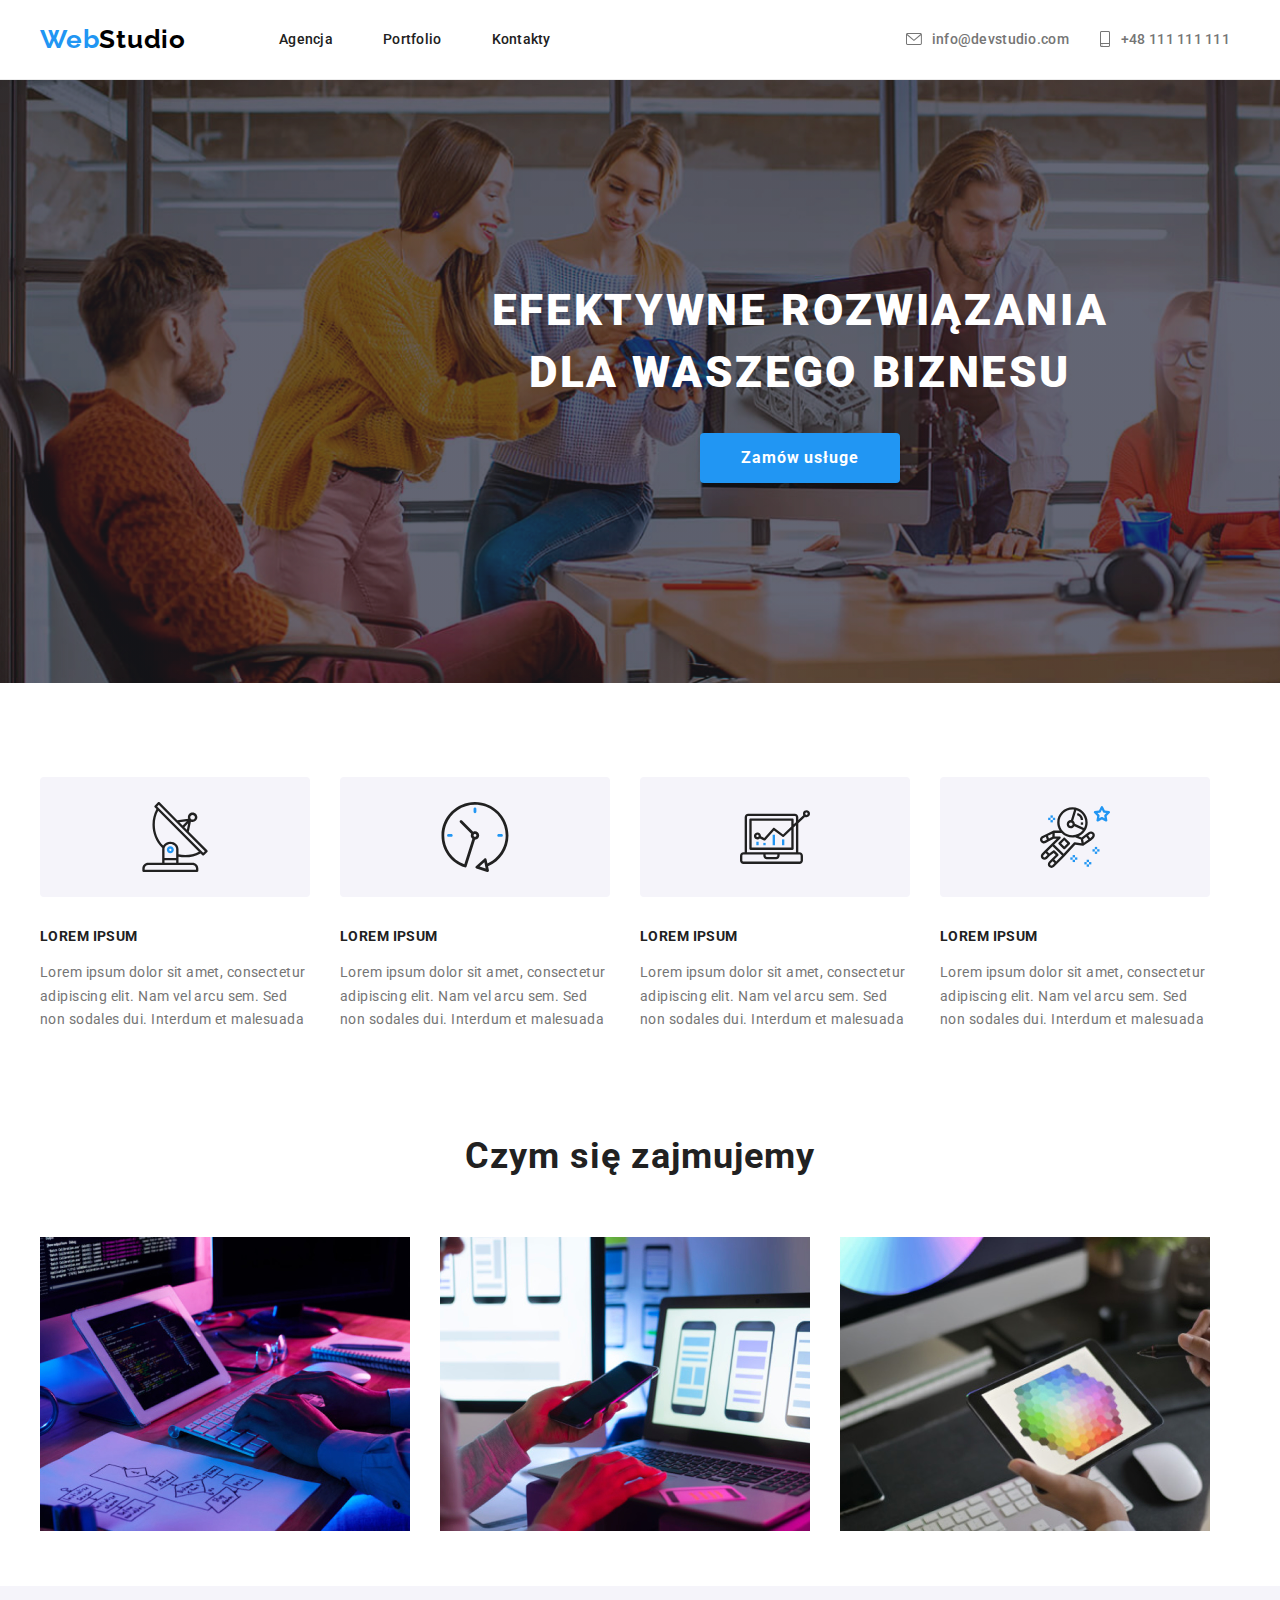
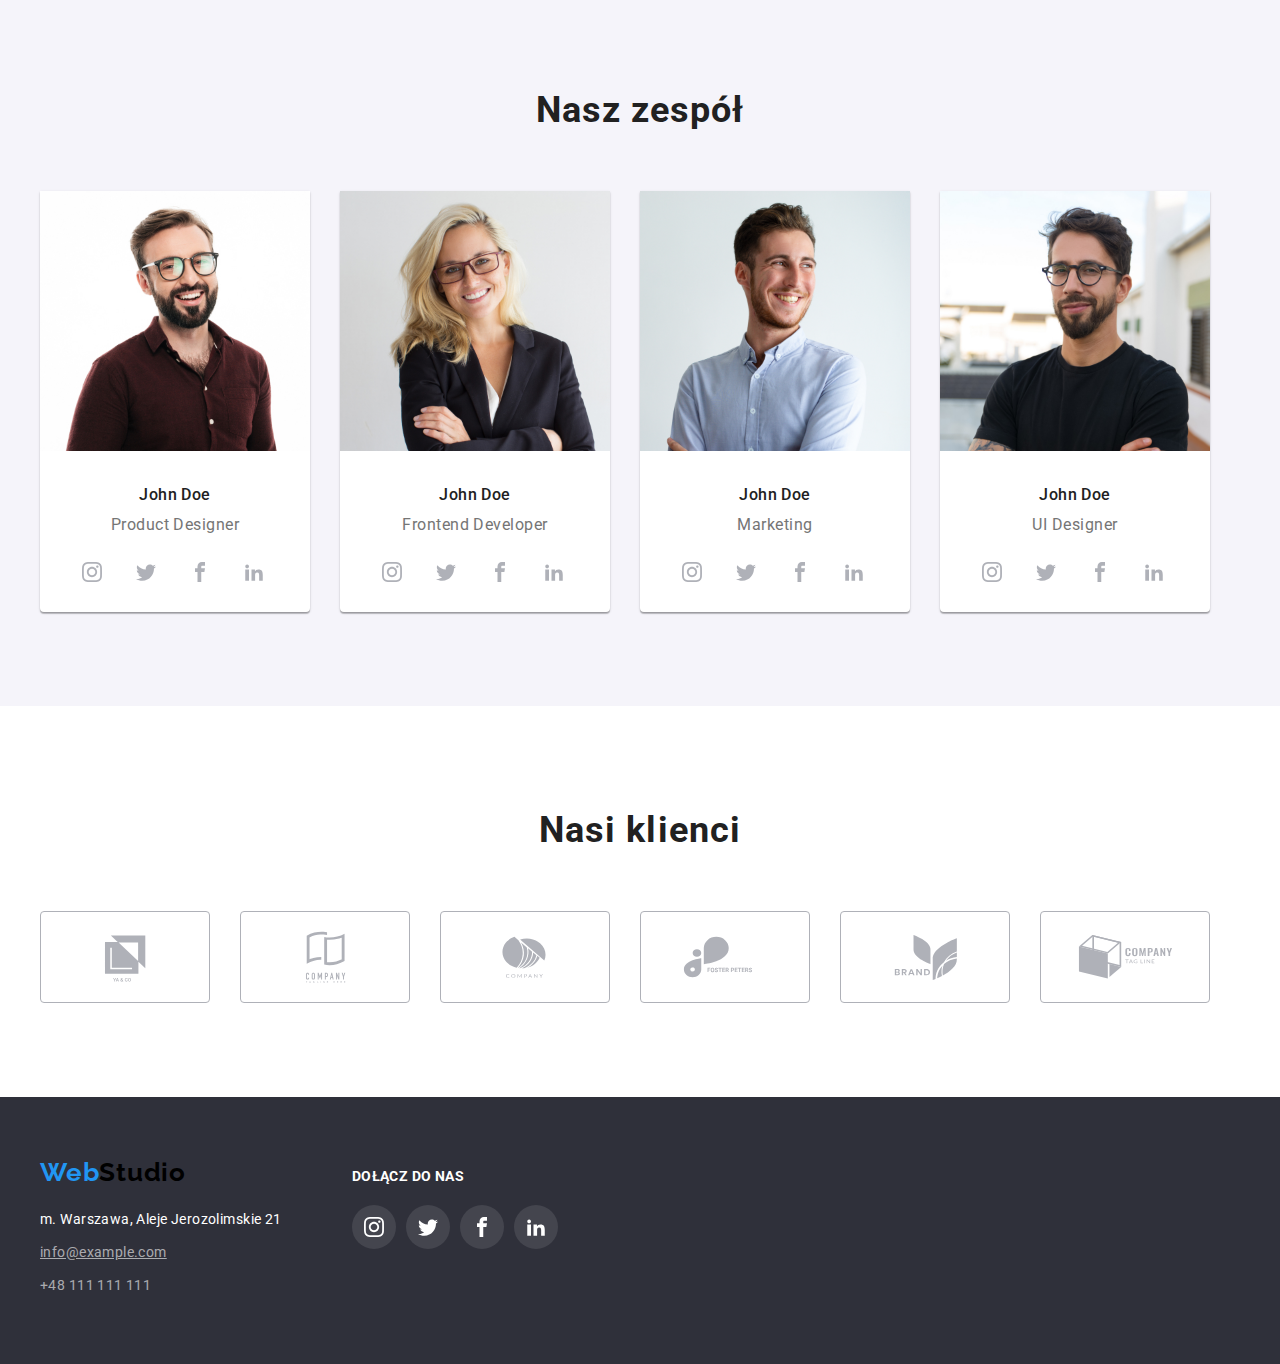
<file: index.html>
<!DOCTYPE html>
<html lang="pl">
	<head>
		<meta charset="UTF-8" />
		<meta http-equiv="X-UA-Compatible" content="IE=edge" />
		<meta name="viewport" content="width=device-width, initial-scale=1.0" />
		<title>Document</title>
		<link
			rel="stylesheet"
			href="https://cdnjs.cloudflare.com/ajax/libs/modern-normalize/1.1.0/modern-normalize.css"
		/>
		<link rel="stylesheet" href="css/styles.css" />
		<link
			rel="stylesheet"
			href="https://fonts.googleapis.com/css2?family=Raleway:wght@700&family=Roboto:wght@400;500;700;900&display=swap"
		/>
	</head>
	<body>
		<header class="border">
			<div class="container">
				<section class="webstudio-placement">
					<div class="flex-header">
						<a class="webstudio-font link-highlight" href="index.html">
							<span class="web-part-font">Web</span>Studio</a
						>
						<nav class="nav-header">
							<a class="menu-links-black link-highlight" href="Agencja"
								>Agencja</a
							>
							<a
								class="menu-links-black link-highlight portfolio"
								href="portfolio.html"
								>Portfolio</a
							>
							<a class="menu-links-black link-highlight" href="Kontakt"
								>Kontakty</a
							>
						</nav>
						<a
							class="contacts-header link-highlight mail mail-flex"
							href="mailto:info@devstudio.com"
						>
							<svg class="mail-icon" width="16" height="12">
								<use href="./images/icons.svg#icon-envelope"></use>
							</svg>
							info@devstudio.com</a
						>
						<a
							class="contacts-header link-highlight smartphone-flex pointer flex-header"
							href="tel:+48111111111"
						>
							<svg class="smartphone-icon" width="10" height="16">
								<use href="./images/icons.svg#icon-smartphone"></use>
							</svg>
							+48 111 111 111</a
						>
					</div>
				</section>
			</div>
		</header>

		<main>
			<div>
				<section class="background-index-button">
					<div class="background-photo">
						<div class="container">
							<h1 class="title-index">
								EFEKTYWNE ROZWIĄZANIA<br />DLA WASZEGO BIZNESU
							</h1>
							<div class="button-center">
								<button class="index-button">Zamów usługe</button>
							</div>
						</div>
					</div>
				</section>

				<section class="background-main-portfolio">
					<div class="flex-lorem-icons">
						<div class="gallery-lorem">
							<svg class="icon" width="70" height="70">
								<use href="./images/icons.svg#icon-antenna"></use>
							</svg>
						</div>
						<div class="gallery-lorem">
							<svg class="icon" width="70" height="70">
								<use href="./images/icons.svg#icon-clock"></use>
							</svg>
						</div>
						<div class="gallery-lorem">
							<svg class="icon" width="70" height="70">
								<use href="./images/icons.svg#icon-diagram"></use>
							</svg>
						</div>
						<div class="gallery-lorem">
							<svg class="icon" width="70" height="70">
								<use href="./images/icons.svg#icon-astronaut"></use>
							</svg>
						</div>
					</div>

					<div class="container">
						<ul class="flex-container flex-lorem no-margins-paddings">
							<li class="lorem-list">
								<h3 class="lorem-ipsum">LOREM IPSUM</h3>
								<p class="text-lorem-ipsum">
									Lorem ipsum dolor sit amet, consectetur adipiscing elit. Nam
									vel arcu sem. Sed non sodales dui. Interdum et malesuada
								</p>
							</li>
							<li class="lorem-list">
								<h3 class="lorem-ipsum">LOREM IPSUM</h3>
								<p class="text-lorem-ipsum">
									Lorem ipsum dolor sit amet, consectetur adipiscing elit. Nam
									vel arcu sem. Sed non sodales dui. Interdum et malesuada
								</p>
							</li>
							<li class="lorem-list">
								<h3 class="lorem-ipsum">LOREM IPSUM</h3>
								<p class="text-lorem-ipsum">
									Lorem ipsum dolor sit amet, consectetur adipiscing elit. Nam
									vel arcu sem. Sed non sodales dui. Interdum et malesuada
								</p>
							</li>
							<li class="lorem-list">
								<h3 class="lorem-ipsum">LOREM IPSUM</h3>
								<p class="text-lorem-ipsum">
									Lorem ipsum dolor sit amet, consectetur adipiscing elit. Nam
									vel arcu sem. Sed non sodales dui. Interdum et malesuada
								</p>
							</li>
						</ul>
					</div>
				</section>

				<section class="background-main-portfolio">
					<div class="container">
						<h2>Czym się zajmujemy</h2>
						<ul class="flex-container flex-work no-margins">
							<li>
								<img
									src="images/pic1.jpg"
									width="370"
									height="294"
									alt="IT picture"
								/>
							</li>
							<li>
								<img
									src="images/pic2.jpg"
									width="370"
									height="294"
									alt="IT picture"
								/>
							</li>
							<li>
								<img
									src="images/pic3.jpg"
									width="370"
									height="294"
									alt="IT picture"
								/>
							</li>
						</ul>
					</div>
				</section>

				<section class="background-team">
					<div class="container">
						<h2 class="text-team">Nasz zespół</h2>
						<ul class="flex-container flex-team no-margins">
							<li class="background-team-names person-photo-box">
								<img
									src="images/photo1.jpg"
									width="270"
									height="260"
									alt="John Doe Product Designer"
								/><br />
								<p class="name-person">John Doe</p>
								<p class="name-job">Product Designer</p>
								<ul class="social-media">
									<li class="media-icons">
										<svg width="20" height="20">
											<use href="./images/icons.svg#icon-instagram"></use>
										</svg>
									</li>
									<li class="media-icons">
										<svg width="20" height="20">
											<use href="./images/icons.svg#icon-twitter"></use>
										</svg>
									</li>
									<li class="media-icons">
										<svg width="20" height="20">
											<use href="./images/icons.svg#icon-facebook"></use>
										</svg>
									</li>
									<li class="media-icons">
										<svg width="20" height="20">
											<use href="./images/icons.svg#icon-linkedin"></use>
										</svg>
									</li>
								</ul>
							</li>
							<li class="background-team-names person-photo-box">
								<img
									src="images/photo2.jpg"
									width="270"
									height="260"
									alt="John Doe Frontend Developer"
								/><br />
								<p class="name-person">John Doe</p>
								<p class="name-job">Frontend Developer</p>
								<ul class="social-media">
									<li class="media-icons">
										<svg width="20" height="20">
											<use href="./images/icons.svg#icon-instagram"></use>
										</svg>
									</li>
									<li class="media-icons">
										<svg width="20" height="20">
											<use href="./images/icons.svg#icon-twitter"></use>
										</svg>
									</li>
									<li class="media-icons">
										<svg width="20" height="20">
											<use href="./images/icons.svg#icon-facebook"></use>
										</svg>
									</li>
									<li class="media-icons">
										<svg width="20" height="20">
											<use href="./images/icons.svg#icon-linkedin"></use>
										</svg>
									</li>
								</ul>
							</li>
							<li class="background-team-names person-photo-box">
								<img
									src="images/photo3.jpg"
									width="270"
									height="260"
									alt="John Doe Marketing"
								/><br />
								<p class="name-person">John Doe</p>
								<p class="name-job">Marketing</p>
								<ul class="social-media">
									<li class="media-icons">
										<svg width="20" height="20">
											<use href="./images/icons.svg#icon-instagram"></use>
										</svg>
									</li>
									<li class="media-icons">
										<svg width="20" height="20">
											<use href="./images/icons.svg#icon-twitter"></use>
										</svg>
									</li>
									<li class="media-icons">
										<svg width="20" height="20">
											<use href="./images/icons.svg#icon-facebook"></use>
										</svg>
									</li>
									<li class="media-icons">
										<svg width="20" height="20">
											<use href="./images/icons.svg#icon-linkedin"></use>
										</svg>
									</li>
								</ul>
							</li>
							<li class="background-team-names person-photo-box">
								<img
									src="images/photo4.jpg"
									width="270"
									height="260"
									alt="John Doe UI Designer"
								/><br />
								<p class="name-person">John Doe</p>
								<p class="name-job">UI Designer</p>
								<ul class="social-media">
									<li class="media-icons">
										<svg width="20" height="20">
											<use href="./images/icons.svg#icon-instagram"></use>
										</svg>
									</li>
									<li class="media-icons">
										<svg width="20" height="20">
											<use href="./images/icons.svg#icon-twitter"></use>
										</svg>
									</li>
									<li class="media-icons">
										<svg width="20" height="20">
											<use href="./images/icons.svg#icon-facebook"></use>
										</svg>
									</li>
									<li class="media-icons">
										<svg width="20" height="20">
											<use href="./images/icons.svg#icon-linkedin"></use>
										</svg>
									</li>
								</ul>
							</li>
						</ul>
					</div>
				</section>

				<section>
					<div>
						<h2 class="text-team">Nasi klienci</h2>
						<div class="flex-companies">
							<a class="gallery-companies pointer link-highlight">
								<svg class="company" width="106" height="60">
									<use href="./images/icons.svg#icon-logo1"></use>
								</svg>
							</a>
							<a class="gallery-companies pointer link-highlight">
								<svg class="company" width="106" height="60">
									<use href="./images/icons.svg#icon-logo2"></use>
								</svg>
							</a>
							<a class="gallery-companies pointer link-highlight">
								<svg class="company" width="106" height="60">
									<use href="./images/icons.svg#icon-logo3"></use>
								</svg>
							</a>
							<a class="gallery-companies pointer link-highlight">
								<svg class="company" width="106" height="60">
									<use href="./images/icons.svg#icon-logo4"></use>
								</svg>
							</a>
							<a class="gallery-companies pointer link-highlight">
								<svg class="company" width="106" height="60">
									<use href="./images/icons.svg#icon-logo5"></use>
								</svg>
							</a>
							<a class="gallery-companies pointer link-highlight">
								<svg class="company" width="106" height="60">
									<use href="./images/icons.svg#icon-logo6"></use>
								</svg>
							</a>
						</div>
					</div>
				</section>
			</div>
		</main>

		<footer class="footer-background">
			<div class="container">
				<section class="flex-footer">
					<div>
						<ul class="flex-footer-webstudio style">
							<li>
								<a class="link-highlight webstudio-footer" href="index.html">
									<span class="web-part-font">Web</span>Studio</a
								>
							</li>
						</ul>

						<ul class="style no-margins-paddings">
							<li class="flex-footer-contacts address-footer">
								m. Warszawa, Aleje Jerozolimskie 21
							</li>
							<address>
								<li>
									<a
										class="flex-footer-contacts mail-footer link-highlight"
										href="mailto:info@devstudio.com"
										>info@example.com</a
									>
								</li>
								<li class="padding-footer">
									<a
										class="flex-footer-contacts phone-footer link-highlight"
										href="tel:+48111111111"
										>+48 111 111 111</a
									>
								</li>
							</address>
						</ul>
					</div>

					<div>
						<div>
							<p class="join-to-us">DOŁĄCZ DO NAS</p>
						</div>
						<div>
							<ul class="social-media-footer">
								<li class="media-icons-footer">
									<svg width="20" height="20">
										<use href="./images/icons.svg#icon-instagram"></use>
									</svg>
								</li>
								<li class="media-icons-footer">
									<svg width="20" height="20">
										<use href="./images/icons.svg#icon-twitter"></use>
									</svg>
								</li>
								<li class="media-icons-footer">
									<svg width="20" height="20">
										<use href="./images/icons.svg#icon-facebook"></use>
									</svg>
								</li>
								<li class="media-icons-footer">
									<svg width="20" height="20">
										<use href="./images/icons.svg#icon-linkedin"></use>
									</svg>
								</li>
							</ul>
						</div>
					</div>
				</section>
			</div>
		</footer>
	</body>
</html>
</file>
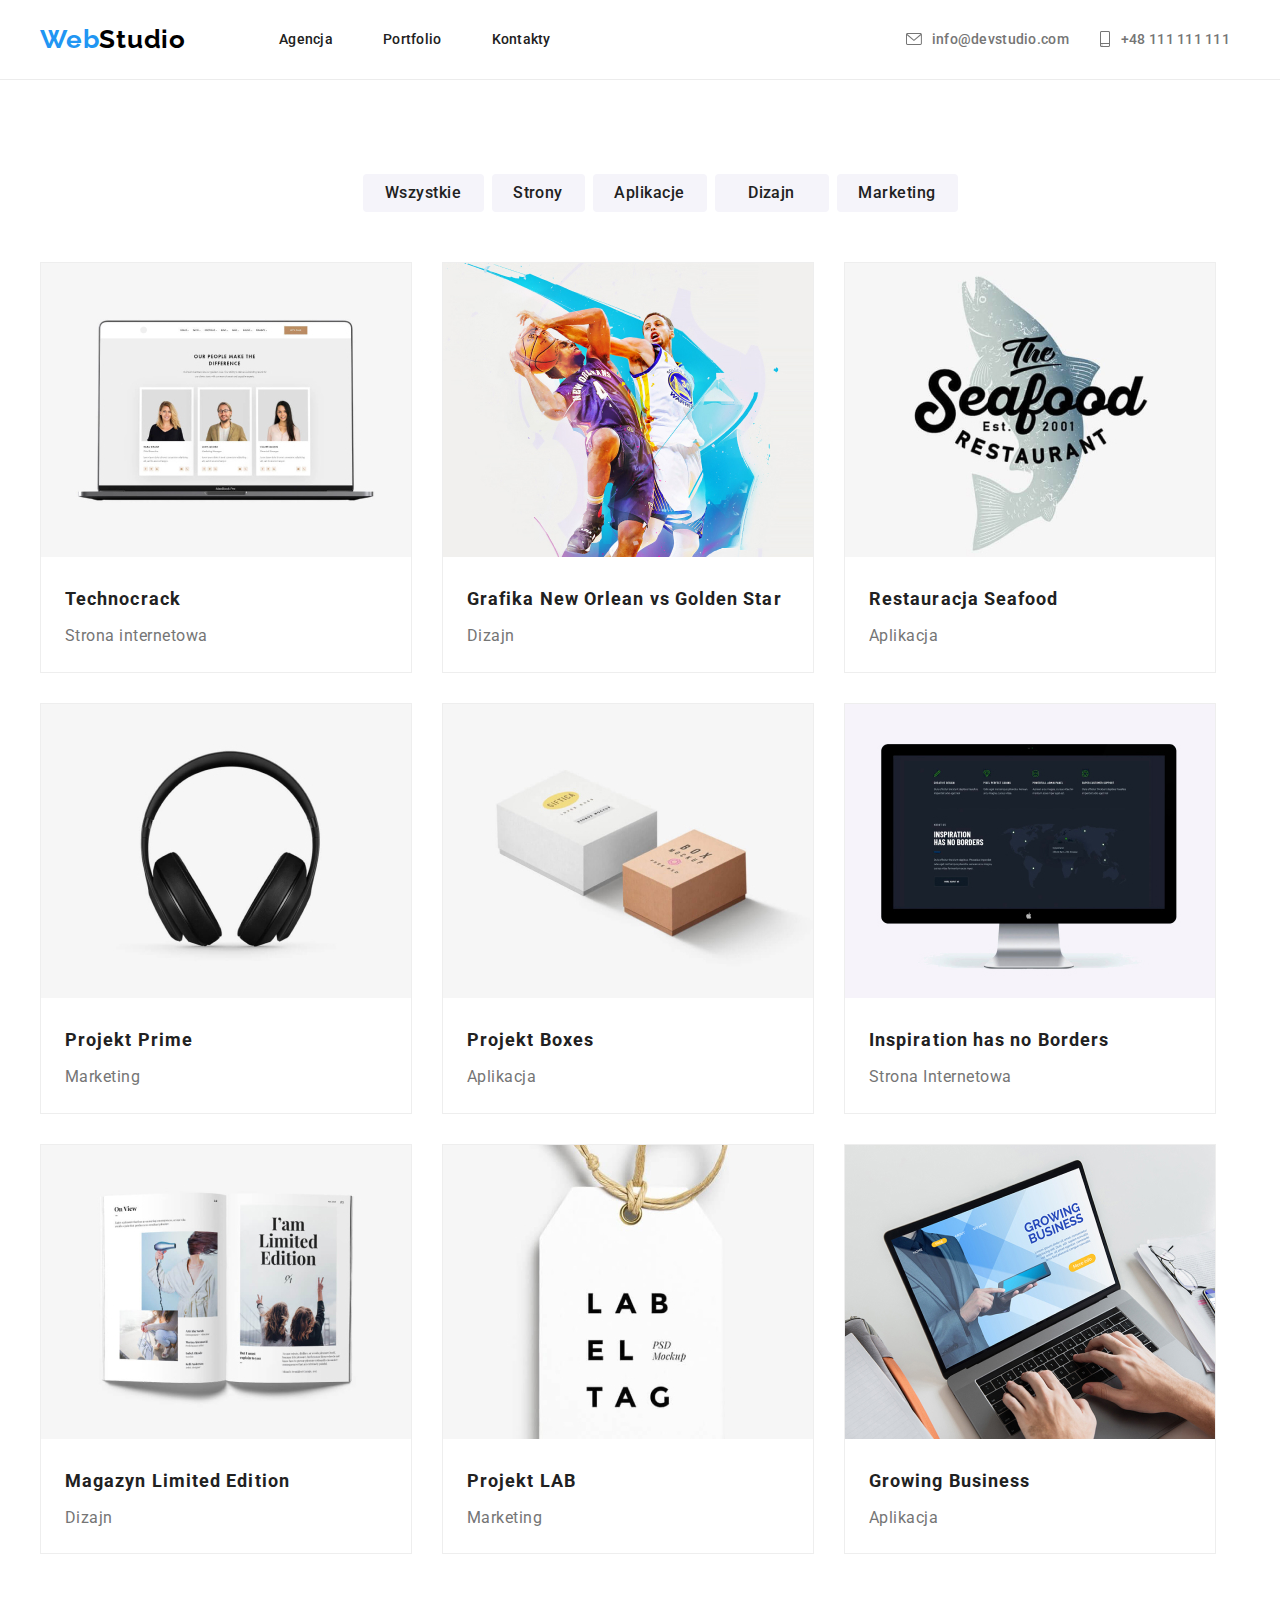
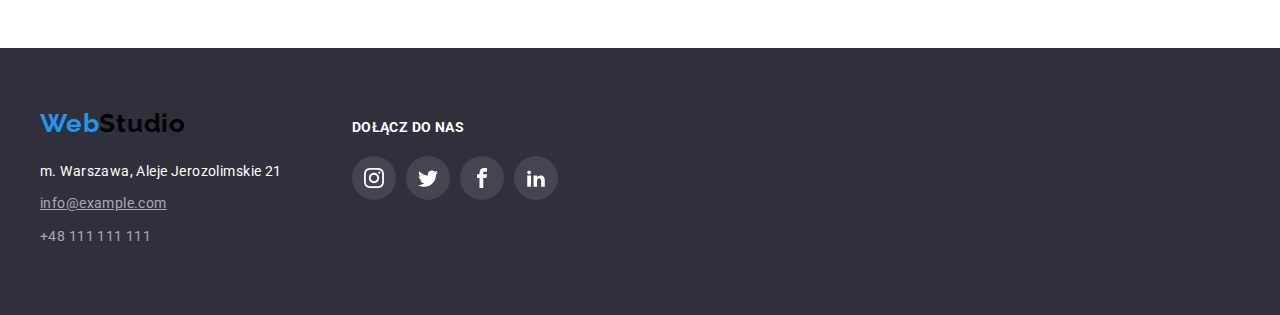
<file: portfolio.html>
<!DOCTYPE html>
<html lang="pl">
	<head>
		<meta charset="UTF-8" />
		<meta http-equiv="X-UA-Compatible" content="IE=edge" />
		<meta name="viewport" content="width=device-width, initial-scale=1.0" />
		<title>Document</title>
		<link
			rel="stylesheet"
			href="https://cdnjs.cloudflare.com/ajax/libs/modern-normalize/1.1.0/modern-normalize.css"
		/>
		<link rel="stylesheet" href="css/styles.css" />
		<link
			rel="stylesheet"
			href="https://fonts.googleapis.com/css2?family=Raleway:wght@700&family=Roboto:wght@400;500;700;900&display=swap"
		/>
	</head>
	<body>
		<header class="border">
			<div class="container">
				<section class="webstudio-placement">
					<div class="flex-header">
						<a class="webstudio-font link-highlight" href="index.html">
							<span class="web-part-font">Web</span>Studio</a
						>
						<nav class="nav-header">
							<a class="menu-links-black link-highlight" href="Agencja"
								>Agencja</a
							>
							<a
								class="menu-links-black link-highlight portfolio"
								href="portfolio.html"
								>Portfolio</a
							>
							<a class="menu-links-black link-highlight" href="Kontakt"
								>Kontakty</a
							>
						</nav>
						<a
							class="contacts-header link-highlight mail mail-flex"
							href="mailto:info@devstudio.com"
						>
							<svg class="mail-icon" width="16" height="12">
								<use href="./images/icons.svg#icon-envelope"></use>
							</svg>
							info@devstudio.com</a
						>
						<a
							class="contacts-header link-highlight smartphone-flex pointer flex-header"
							href="tel:+48111111111"
						>
							<svg class="smartphone-icon" width="10" height="16">
								<use href="./images/icons.svg#icon-smartphone"></use>
							</svg>
							+48 111 111 111</a
						>
					</div>
				</section>
			</div>
		</header>

		<main class="background-main-portfolio">
			<div>
				<div class="container buttons-portfolio-center">
					<ul class="button-space buttons-portfolio style no-margins">
						<li>
							<button class="link-button button-portfolio button-all">
								Wszystkie
							</button>
						</li>
						<li>
							<button class="link-button button-portfolio button-pages">
								Strony
							</button>
						</li>
						<li>
							<button class="link-button button-portfolio button-apps">
								Aplikacje
							</button>
						</li>
						<li>
							<button class="link-button button-portfolio button-design">
								Dizajn
							</button>
						</li>
						<li>
							<button class="link-button button-portfolio button-marketing">
								Marketing
							</button>
						</li>
					</ul>

					<div>
						<ul class="flex-container flex-three">
							<li
								class="item-portfolio box-portfolio portfolio-box-right pointer"
							>
								<img
									src="images/technocrack.jpg"
									width="370"
									height="294"
									alt="Technocrack Strona internetowa"
								/><br />
								<p class="pic-title">Technocrack</p>
								<p class="pic-subtitle">Strona internetowa</p>
							</li>
							<li
								class="item-portfolio box-portfolio portfolio-box-center pointer"
							>
								<img
									src="images/grafikanogs.jpg"
									width="370"
									height="294"
									alt="Grafika New Orlean vs Golden Star Dizajn"
								/><br />
								<p class="pic-title">Grafika New Orlean vs Golden Star</p>
								<p class="pic-subtitle">Dizajn</p>
							</li>
							<li
								class="item-portfolio box-portfolio portfolio-box-left pointer"
							>
								<img
									src="images/seafood.jpg"
									width="370"
									height="294"
									alt="Restauracja Seafood Aplikacja"
								/><br />
								<p class="pic-title">Restauracja Seafood</p>
								<p class="pic-subtitle">Aplikacja</p>
							</li>
							<li
								class="item-portfolio box-portfolio portfolio-box-right pointer"
							>
								<img
									src="images/prime.jpg"
									width="370"
									height="294"
									alt="Projekt Prime Marketing"
								/><br />
								<p class="pic-title">Projekt Prime</p>
								<p class="pic-subtitle">Marketing</p>
							</li>
							<li
								class="item-portfolio box-portfolio portfolio-box-center pointer"
							>
								<img
									src="images/boxes.jpg"
									width="370"
									height="294"
									alt="Projekt Boxes Aplikacja"
								/><br />
								<p class="pic-title">Projekt Boxes</p>
								<p class="pic-subtitle">Aplikacja</p>
							</li>
							<li
								class="item-portfolio box-portfolio portfolio-box-left pointer"
							>
								<img
									src="images/inspiration.jpg"
									width="370"
									height="294"
									alt="Inspiration has no Borders Strona Internetowa"
								/><br />
								<p class="pic-title">Inspiration has no Borders</p>
								<p class="pic-subtitle">Strona Internetowa</p>
							</li>
							<li
								class="item-portfolio box-portfolio portfolio-box-right-no-30 pointer"
							>
								<img
									src="images/magazyn.jpg"
									width="370"
									height="294"
									alt="Magazyn Limited Edition Dizajn"
								/><br />
								<p class="pic-title">Magazyn Limited Edition</p>
								<p class="pic-subtitle">Dizajn</p>
							</li>
							<li
								class="item-portfolio box-portfolio portfolio-box-center-no-30 pointer"
							>
								<img
									src="images/lab.jpg"
									width="370"
									height="294"
									alt="Projekt LAB Marketing"
								/><br />
								<p class="pic-title">Projekt LAB</p>
								<p class="pic-subtitle">Marketing</p>
							</li>
							<li
								class="item-portfolio box-portfolio portfolio-box-left-no-30 pointer"
							>
								<img
									src="images/business.jpg"
									width="370"
									height="294"
									alt="Growing Business Aplikacja"
								/><br />
								<p class="pic-title">Growing Business</p>
								<p class="pic-subtitle">Aplikacja</p>
							</li>
						</ul>
					</div>
				</div>
			</div>
		</main>

		<footer class="footer-background">
			<div class="container">
				<section class="flex-footer">
					<div>
						<ul class="flex-footer-webstudio style">
							<li>
								<a class="link-highlight webstudio-footer" href="index.html">
									<span class="web-part-font">Web</span>Studio</a
								>
							</li>
						</ul>

						<ul class="style no-margins-paddings">
							<li class="flex-footer-contacts address-footer">
								m. Warszawa, Aleje Jerozolimskie 21
							</li>
							<address>
								<li>
									<a
										class="flex-footer-contacts mail-footer link-highlight"
										href="mailto:info@devstudio.com"
										>info@example.com</a
									>
								</li>
								<li class="padding-footer">
									<a
										class="flex-footer-contacts phone-footer link-highlight"
										href="tel:+48111111111"
										>+48 111 111 111</a
									>
								</li>
							</address>
						</ul>
					</div>

					<div>
						<div>
							<p class="join-to-us">DOŁĄCZ DO NAS</p>
						</div>
						<div>
							<ul class="social-media-footer">
								<li class="media-icons-footer">
									<svg width="20" height="20">
										<use href="./images/icons.svg#icon-instagram"></use>
									</svg>
								</li>
								<li class="media-icons-footer">
									<svg width="20" height="20">
										<use href="./images/icons.svg#icon-twitter"></use>
									</svg>
								</li>
								<li class="media-icons-footer">
									<svg width="20" height="20">
										<use href="./images/icons.svg#icon-facebook"></use>
									</svg>
								</li>
								<li class="media-icons-footer">
									<svg width="20" height="20">
										<use href="./images/icons.svg#icon-linkedin"></use>
									</svg>
								</li>
							</ul>
						</div>
					</div>
				</section>
			</div>
		</footer>
	</body>
</html>
</file>
<file: css/styles.css>
header {
	background-color: var(--address-footer-link-button-focus);
	height: 80px;
}

.border {
	border-bottom: 1px solid #ececec;
}
.background-main-portfolio {
	background-color: var(--address-footer-link-button-focus);
}

footer {
	height: fit-content;
}

.footer-background {
	background-color: var(--background-footer);
}

button {
	background-color: var(--background-header-main-button);
	cursor: pointer;
}

body {
	font-family: "Roboto", "Raleway", sans-serif;
	font-weight: 400;
	color: var(--text-font);
}

.background-index-button {
	background-color: var(--background-footer);
}

.background-photo {
	width: 1600px;
	margin: auto;
	background-size: cover;

	background-image: linear-gradient(
			rgba(47, 48, 58, 0.4),
			rgba(47, 48, 58, 0.4)
		),
		url("../images/indexbackground.jpg");
}

.background-team {
	background: var(--background-page);
}

.background-team-names {
	background-color: var(--address-footer-link-button-focus);
}

.webstudio-font {
	font-family: "Raleway", sans-serif;
	font-weight: 700;
	font-size: 26px;
	line-height: 1.2em;
	letter-spacing: 0.03em;
	color: #000000;
	text-decoration: none;
}

.web-part-font {
	color: var(--menu-links-link-button-hover);
}

.menu-links-blue {
	font-weight: 500;
	font-size: 14px;
	line-height: 1.1em;
	letter-spacing: 0.02em;
	color: var(--menu-links-link-button-hover);
	text-decoration: none;
}

.menu-links-black {
	font-weight: 500;
	font-size: 14px;
	line-height: 1.1em;
	letter-spacing: 0.02em;
	color: var(--text-font);
	text-decoration: none;
}

.contacts-header {
	font-weight: 500;
	font-size: 14px;
	line-height: 1.1em;
	letter-spacing: 0.02em;
	color: var(--subtitles-contacts);
	text-decoration: none;
}

.pic-title {
	font-weight: 700;
	font-size: 18px;
	line-height: 2em;
	letter-spacing: 0.06em;
	color: #212121;
	padding-top: 20px;
	padding-bottom: 4px;
	padding-left: 24px;
	margin-top: 0;
	margin-bottom: 0;
	text-align: left;
}

.pic-subtitle {
	font-size: 16px;
	line-height: 1.9em;
	letter-spacing: 0.03em;
	color: var(--subtitles-contacts);
	padding-bottom: 20px;
	padding-left: 24px;
	margin-top: 0;
	margin-bottom: 0;
	text-align: left;
}

.address-footer {
	font-size: 14px;
	line-height: 1.7em;
	letter-spacing: 0.03em;
	color: var(--address-footer-link-button-focus);
}

.mail-footer {
	font-size: 14px;
	line-height: 1.7em;
	letter-spacing: 0.03em;
	font-style: normal;
	color: var(--mail-footer-phone-footer);
}

.phone-footer {
	font-size: 14px;
	line-height: 1.7em;
	letter-spacing: 0.03em;
	text-decoration-line: none;
	font-style: normal;
	color: var(--mail-footer-phone-footer);
}

.padding-footer {
	padding-bottom: 57px;
}

.underline {
	text-decoration-line: none;
}

.link-button:hover {
	color: #ffffff;
	background-color: var(--menu-links-link-button-hover);
	box-shadow: 0px 3px 1px rgba(0, 0, 0, 0.1), 0px 1px 2px rgba(0, 0, 0, 0.08),
		0px 2px 2px rgba(0, 0, 0, 0.12);
}

.link-button:focus {
	color: #ffffff;
	background-color: var(--menu-links-link-button-hover);
	box-shadow: 0px 3px 1px rgba(0, 0, 0, 0.1), 0px 1px 2px rgba(0, 0, 0, 0.08),
		0px 2px 2px rgba(0, 0, 0, 0.12);
}

.link-highlight:hover {
	color: #2196f3;
}

.link-highlight:focus {
	color: #2196f3;
}

:root {
	--subtitles-contacts: #757575;
	--background-header-main-button: #e5e5e5;
	--background-footer: #2f303a;
	--menu-links-link-button-hover: #2196f3;
	--address-footer-link-button-focus: #ffffff;
	--mail-footer-phone-footer: rgba(255, 255, 255, 0.6);
	--text-font: #212121;
	--background-page: #f5f4fa;
}

.title-index {
	font-weight: 900;
	font-size: 44px;
	line-height: 1.4em;
	text-align: center;
	letter-spacing: 0.06em;
	text-transform: uppercase;
	color: var(--address-footer-link-button-focus);
	padding-top: 200px;
	margin: 0;
}

.index-button {
	background: var(--menu-links-link-button-hover);

	font-weight: 700;
	font-size: 16px;
	line-height: 1.9em;

	text-align: center;
	letter-spacing: 0.06em;

	color: var(--address-footer-link-button-focus);

	width: 200px;
	height: 50px;
	left: 700px;
	top: 430px;
	border: none;

	background: #2196f3;
	box-shadow: 0px 4px 4px rgba(0, 0, 0, 0.15);
	border-radius: 4px;
}

.button-center {
	text-align: center;
	padding-top: 30px;
	padding-bottom: 200px;
}

.buttons-portfolio-center {
	text-align: center;
}

.lorem-ipsum {
	font-weight: 700;
	font-size: 14px;
	line-height: 1.4em;
	letter-spacing: 0.03em;
	color: var(--text-font);
	width: 270px;
	margin-top: 0;
}

.lorem-list {
	list-style-type: none;
}

.text-lorem-ipsum {
	font-size: 14px;
	line-height: 1.7em;
	letter-spacing: 0.03em;
	color: var(--subtitles-contacts);
	width: 270px;
	padding-bottom: 94px;
	margin: 0;
}

h2 {
	font-weight: 700;
	font-size: 36px;
	line-height: 1.7em;
	text-align: center;
	letter-spacing: 0.03em;
	color: var(--text-font);
	margin-top: 0;
	margin-bottom: 0;
	padding-bottom: 50px;
}

.name-person {
	font-weight: 500;
	font-size: 16px;
	line-height: 1.2em;
	text-align: center;
	letter-spacing: 0.03em;
	color: var(--text-font);
	padding-top: 30px;
	padding-bottom: 10px;
	margin: 0;
}

.name-job {
	font-size: 16px;
	line-height: 1.2em;
	text-align: center;
	letter-spacing: 0.03em;
	color: var(--subtitles-contacts);
	margin: 0;
}

.button-portfolio {
	font-weight: 500;
	font-size: 16px;
	line-height: 1.6em;
	text-align: center;
	letter-spacing: 0.03em;
	color: var(--text-font);
	background: var(--background-page);
}

.button-space {
	display: inline-flex;
	gap: 8px;
}

.button-all {
	width: 121px;
	height: 38px;
	border-radius: 4px;
	border: none;
}

.button-pages {
	width: 93px;
	height: 38px;
	border-radius: 4px;
	border: none;
}

.button-apps {
	width: 114px;
	height: 38px;
	border-radius: 4px;
	border: none;
}

.button-design {
	width: 114px;
	height: 38px;
	border-radius: 4px;
	border: none;
}

.button-marketing {
	width: 121px;
	height: 38px;
	border-radius: 4px;
	border: none;
}

.container {
	margin: 0 auto;
	width: 1200px;
}

.flex-container {
	display: flex;
}

.flex-lorem {
	display: flex;
	flex: auto;
	align-items: baseline;
	gap: 30px;
	margin-top: 0px;
	margin-bottom: 0px;
}

.flex-three {
	flex-basis: calc((100% - 90px) / 3);
	flex-wrap: wrap;
	padding-left: 0;
	padding-right: 0;
	padding-top: 0;
	padding-bottom: 94px;
	margin-top: 0px;
	margin-bottom: 0px;
}

.item-portfolio {
	list-style: none;
}

.box-portfolio {
	border: 1px solid;
	color: #eeeeee;
}

.box-portfolio:focus {
	border: 1px solid;
	color: #eeeeee;
	box-shadow: 0px 1px 1px rgba(0, 0, 0, 0.12), 0px 4px 4px rgba(0, 0, 0, 0.06),
		1px 4px 6px rgba(0, 0, 0, 0.16);
}

.box-portfolio:hover {
	border: 1px solid;
	color: #eeeeee;
	box-shadow: 0px 1px 1px rgba(0, 0, 0, 0.12), 0px 4px 4px rgba(0, 0, 0, 0.06),
		1px 4px 6px rgba(0, 0, 0, 0.16);
}
.portfolio-box-right {
	margin-right: 30px;
	margin-bottom: 30px;
}

.portfolio-box-center {
	margin-bottom: 30px;
}

.portfolio-box-left {
	margin-left: 30px;
	margin-bottom: 30px;
}

.box-right-no-30 {
	margin-bottom: 0;
}

.portfolio-box-center-no-30 {
	margin-bottom: 0;
	margin-left: 30px;
}

.portfolio-box-left-no-30 {
	margin-left: 30px;
	margin-bottom: 0;
}

.buttons-portfolio {
	padding-top: 94px;
	padding-bottom: 50px;
}

.flex-work {
	display: flex;
	gap: 30px;
	padding-left: 0px;
	padding-bottom: 50px;
	list-style: none;
}

.text-team {
	padding-top: 94px;
}

.flex-team {
	display: flex;
	gap: 30px;
	padding-left: 0px;
	padding-bottom: 94px;
	list-style: none;
	margin-bottom: 0;
}

.person-photo-box {
	background-color: #ffffff;
	box-shadow: 0px 1px 3px rgba(0, 0, 0, 0.12), 0px 1px 1px rgba(0, 0, 0, 0.14),
		0px 2px 1px rgba(0, 0, 0, 0.2);
	border-radius: 0px 0px 4px 4px;
}

.style {
	list-style: none;
}

.webstudio-footer {
	font-family: "Raleway", sans-serif;
	font-weight: 700;
	font-size: 26px;
	line-height: 1.2em;
	letter-spacing: 0.03em;
	color: #000000;
	text-decoration: none;
}

.flex-footer-webstudio {
	display: flex;
	padding-top: 60px;
	padding-bottom: 20px;
	padding-left: 0px;
	margin-top: 0;
	margin-bottom: 0;
}

.no-margins-paddings {
	margin-top: 0;
	margin-bottom: 0;
	padding-left: 0;
}

.no-margins {
	margin-top: 0;
	margin-bottom: 0;
}

.flex-footer-contacts {
	display: flex;
	padding-bottom: 9px;
}

.flex-list3 {
	display: flex;
}

.zero-nav-list {
	padding-top: 24px;
	padding-bottom: 25px;
	padding-left: 0;
	margin-top: 0;
	margin-bottom: 0;
}

.webstudio-placement {
	padding-top: 24px;
	padding-bottom: 25px;
}

.flex-header {
	display: flex;
	flex-direction: row;
	align-items: center;
}

.nav-header {
	padding-left: 93px;
	padding-right: 345px;
}

.portfolio {
	padding-left: 46px;
	padding-right: 46px;
}

.mail {
	margin-right: 30px;
	margin-left: 10px;
}

.pointer {
	cursor: pointer;
}

.gallery-lorem {
	width: 270px;
	height: 120px;
	background: #f5f4fa;
	border-radius: 4px;
}

.gallery-companies {
	border: 1px solid #afb1b8;
	border-radius: 4px;
	width: 170px;
	height: 92px;
}

.flex-companies {
	display: flex;
	flex-direction: row;
	flex-wrap: wrap;

	margin: 0 auto;
	width: 1200px;
	gap: 30px;
	padding-bottom: 94px;
}

.flex-lorem-icons {
	display: flex;
	flex-direction: row;
	flex-wrap: wrap;

	margin: 94px auto 30px;
	width: 1200px;
	gap: 30px;
}

.icon {
	margin: 25px 100px;
}

.company {
	margin: 16px 32px;
	fill: #afb1b8;
}

.gallery-companies:hover {
	border: 1px solid #2196f3;
}

.gallery-companies:focus {
	border: 1px solid #2196f3;
}

.company:hover {
	fill: #2196f3;
}

.company:focus {
	fill: #2196f3;
}

.mail-icon {
	width: 16px;
	height: 12px;
	fill: #757575;
	margin-right: 10px;
	margin-top: 1px;
}

.smartphone-icon {
	width: 12px;
	height: 16px;
	fill: #757575;
	margin-right: 10px;
	margin-bottom: 2px;
}

.mail-icon:hover {
	fill: #2196f3;
}

.mail-icon:focus {
	fill: #2196f3;
}

.smartphone-icon:hover {
	fill: #2196f3;
}

.smartphone-icon:focus {
	fill: #2196f3;
}

.mail-flex {
	display: flex;
	flex-direction: row;
	flex-wrap: wrap;
}

.smartphone-flex {
	display: flex;
	flex-direction: row;
	flex-wrap: wrap;
}

.socialmedia {
	width: 20px;
	height: 20px;
	fill: #757575;
}

.socialmedia:hover {
	fill: white;
}

.socialmedia:focus {
	fill: white;
}

.social-media {
	display: flex;
	flex-direction: row;
	gap: 10px;
	padding-left: 30px;
}

.media-icons {
	background-color: #fff;
	border-radius: 50%;
	width: 44px;
	height: 44px;
	display: flex;
	align-items: center;
	justify-content: center;
	fill: #afb1b8;
	cursor: pointer;
	margin-top: 16px;
	margin-bottom: 18px;
}

.media-icons:hover {
	fill: #fff;
	background-color: #2196f3;
}

.media-icons:focus {
	fill: #fff;
	background-color: #2196f3;
}

.media-icons-footer {
	background-color: rgba(255, 255, 255, 0.1);
	border-radius: 50%;
	width: 44px;
	height: 44px;
	display: flex;
	align-items: center;
	justify-content: center;
	fill: #fff;
	cursor: pointer;
}

.media-icons-footer:hover {
	fill: #fff;
	background-color: #2196f3;
}

.media-icons-footer:focus {
	fill: #fff;
	background-color: #2196f3;
}

.social-media-footer {
	display: flex;
	flex-direction: row;
	gap: 10px;
	padding-left: 0px;
	margin-bottom: 100px;
}

.join-to-us {
	width: 113px;
	height: 16px;
	font-family: "Roboto";
	font-style: normal;
	font-weight: 700;
	font-size: 14px;
	line-height: 1.1;
	letter-spacing: 0.03em;
	color: #ffffff;
	margin-top: 72px;
	margin-bottom: 20px;
}

.flex-footer {
	display: flex;
	flex-direction: row;
	gap: 70px;
	justify-content: flex-start;
}

.link-highlight:hover svg {
	fill: #2196f3;
}
</file>
